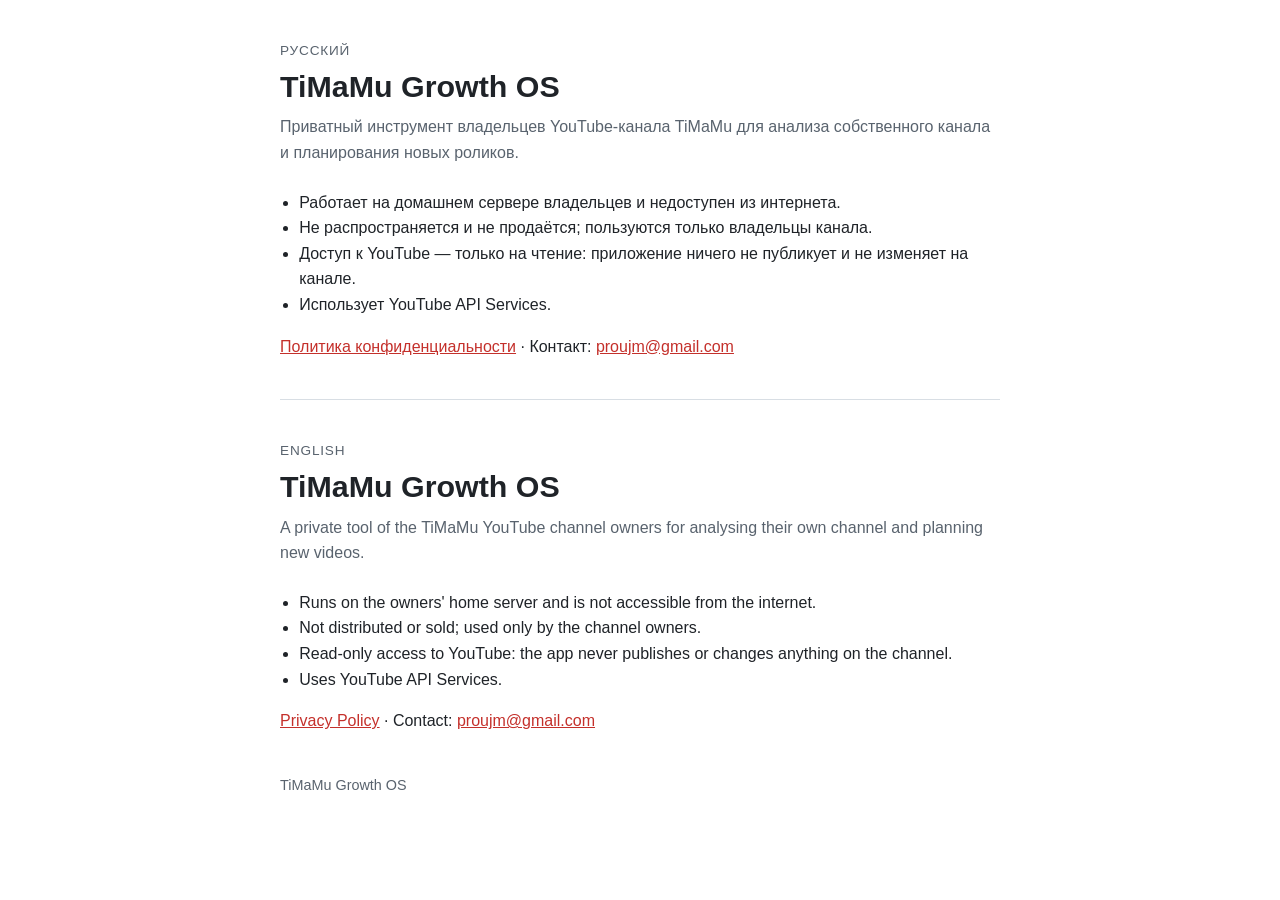
<file: index.html>
<!doctype html>
<html lang="ru">
<head>
  <meta charset="utf-8">
  <meta name="viewport" content="width=device-width, initial-scale=1">
  <title>TiMaMu Growth OS</title>
  <meta name="description" content="Приватный инструмент владельцев YouTube-канала TiMaMu. Private tool of the TiMaMu YouTube channel owners.">
  <link rel="stylesheet" href="style.css">
</head>
<body>
<main>
  <p class="lang">Русский</p>
  <h1>TiMaMu Growth OS</h1>
  <p class="subtitle">Приватный инструмент владельцев YouTube-канала TiMaMu для анализа собственного канала и планирования новых роликов.</p>
  <ul>
    <li>Работает на домашнем сервере владельцев и недоступен из интернета.</li>
    <li>Не распространяется и не продаётся; пользуются только владельцы канала.</li>
    <li>Доступ к YouTube — только на чтение: приложение ничего не публикует и не изменяет на канале.</li>
    <li>Использует YouTube API Services.</li>
  </ul>
  <p><a href="privacy.html">Политика конфиденциальности</a> · Контакт: <a href="mailto:proujm@gmail.com">proujm@gmail.com</a></p>

  <hr>

  <p class="lang">English</p>
  <h1>TiMaMu Growth OS</h1>
  <p class="subtitle">A private tool of the TiMaMu YouTube channel owners for analysing their own channel and planning new videos.</p>
  <ul>
    <li>Runs on the owners' home server and is not accessible from the internet.</li>
    <li>Not distributed or sold; used only by the channel owners.</li>
    <li>Read-only access to YouTube: the app never publishes or changes anything on the channel.</li>
    <li>Uses YouTube API Services.</li>
  </ul>
  <p><a href="privacy.html">Privacy Policy</a> · Contact: <a href="mailto:proujm@gmail.com">proujm@gmail.com</a></p>

  <footer>TiMaMu Growth OS</footer>
</main>
</body>
</html>
</file>
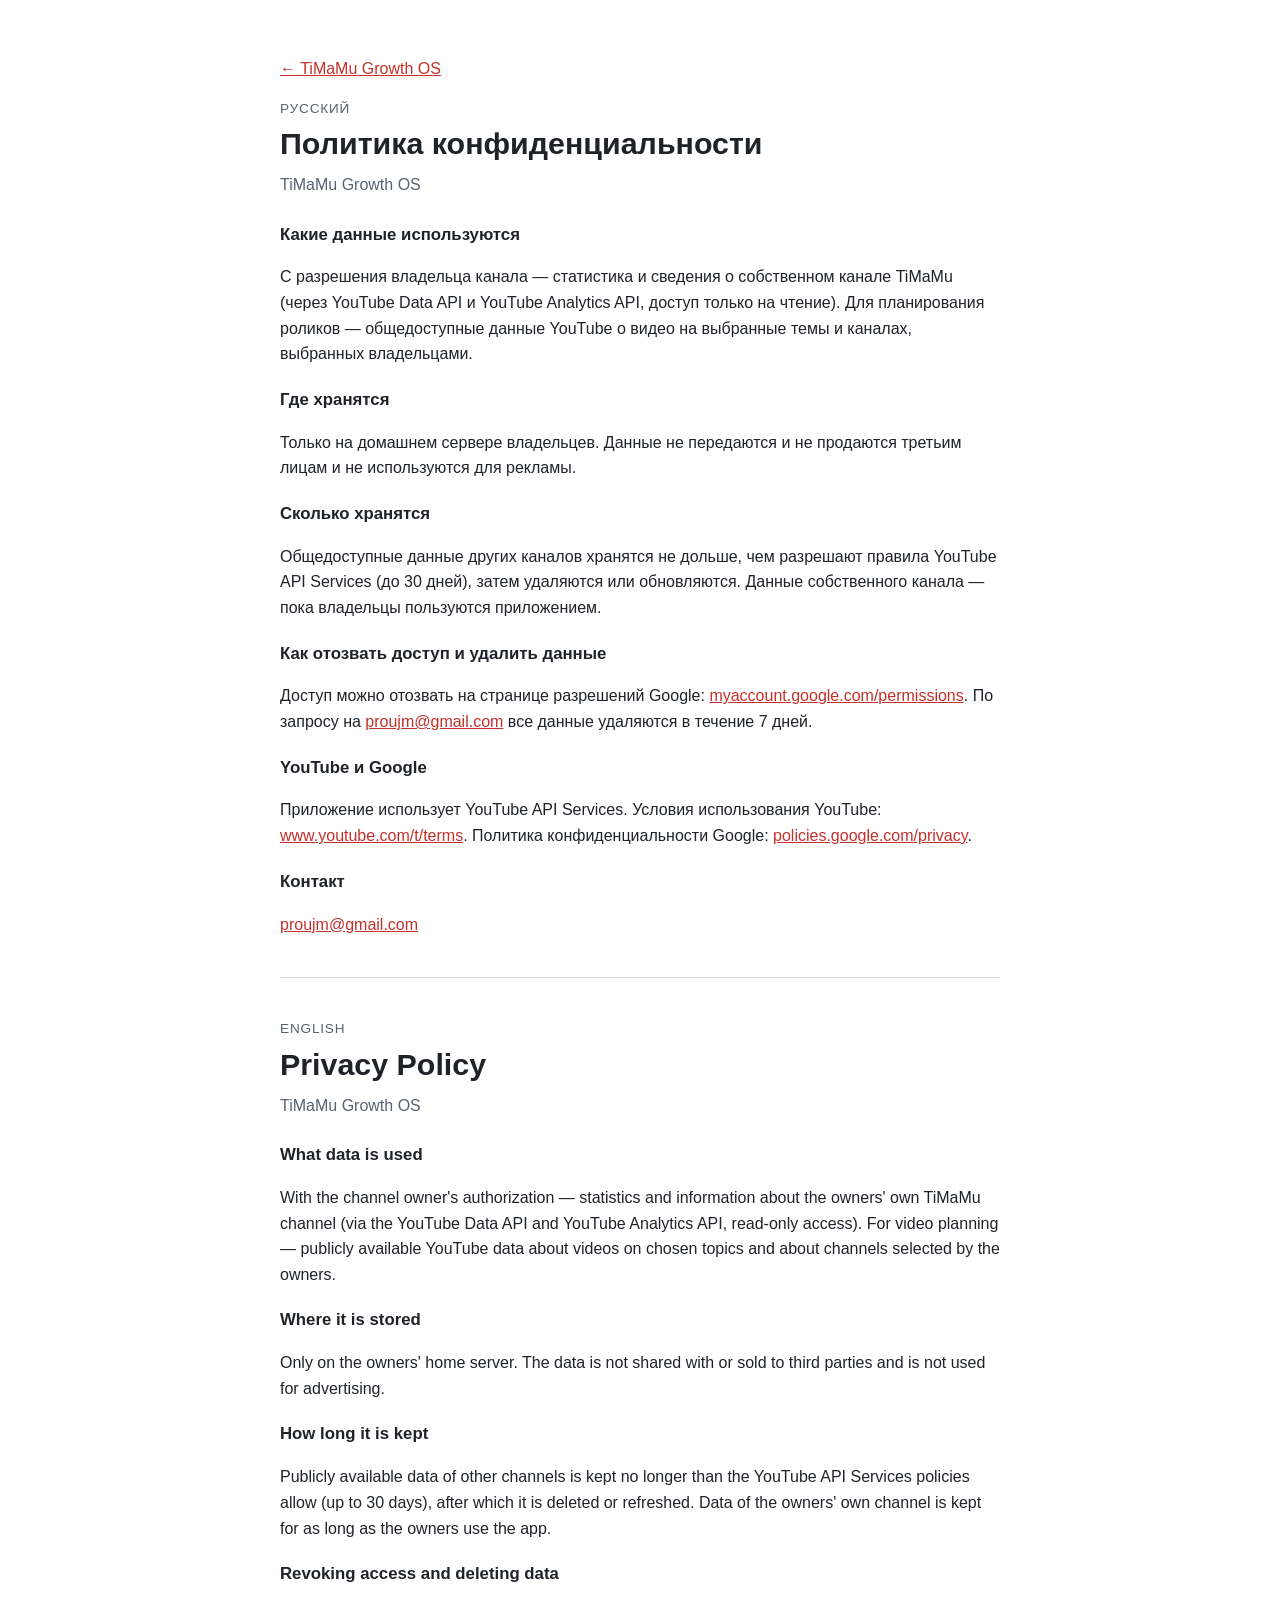
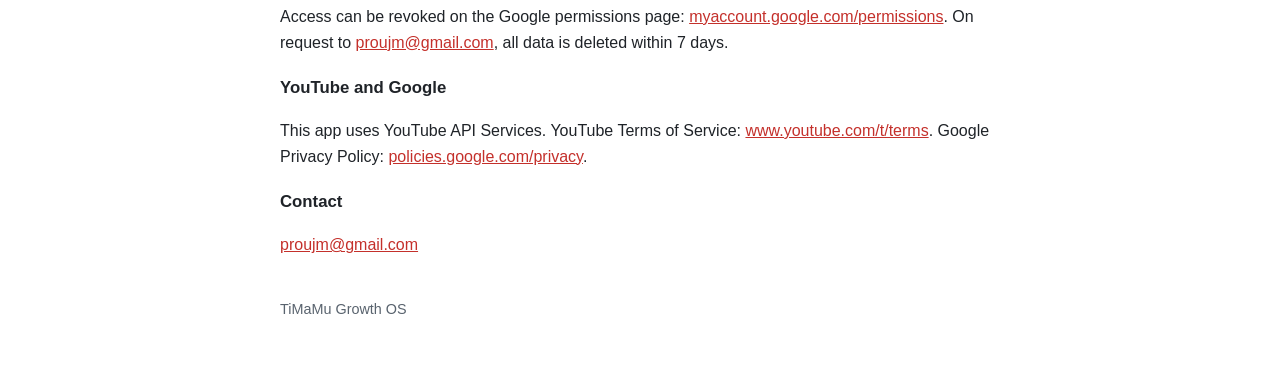
<file: privacy.html>
<!doctype html>
<html lang="ru">
<head>
  <meta charset="utf-8">
  <meta name="viewport" content="width=device-width, initial-scale=1">
  <title>Политика конфиденциальности — TiMaMu Growth OS</title>
  <meta name="description" content="Политика конфиденциальности TiMaMu Growth OS. Privacy Policy of TiMaMu Growth OS.">
  <link rel="stylesheet" href="style.css">
</head>
<body>
<main>
  <p><a href="index.html">← TiMaMu Growth OS</a></p>

  <p class="lang">Русский</p>
  <h1>Политика конфиденциальности</h1>
  <p class="subtitle">TiMaMu Growth OS</p>

  <h3>Какие данные используются</h3>
  <p>С разрешения владельца канала — статистика и сведения о собственном канале TiMaMu (через YouTube Data API и YouTube Analytics API, доступ только на чтение). Для планирования роликов — общедоступные данные YouTube о видео на выбранные темы и каналах, выбранных владельцами.</p>

  <h3>Где хранятся</h3>
  <p>Только на домашнем сервере владельцев. Данные не передаются и не продаются третьим лицам и не используются для рекламы.</p>

  <h3>Сколько хранятся</h3>
  <p>Общедоступные данные других каналов хранятся не дольше, чем разрешают правила YouTube API Services (до 30 дней), затем удаляются или обновляются. Данные собственного канала — пока владельцы пользуются приложением.</p>

  <h3>Как отозвать доступ и удалить данные</h3>
  <p>Доступ можно отозвать на странице разрешений Google: <a href="https://myaccount.google.com/permissions">myaccount.google.com/permissions</a>. По запросу на <a href="mailto:proujm@gmail.com">proujm@gmail.com</a> все данные удаляются в течение 7 дней.</p>

  <h3>YouTube и Google</h3>
  <p>Приложение использует YouTube API Services. Условия использования YouTube: <a href="https://www.youtube.com/t/terms">www.youtube.com/t/terms</a>. Политика конфиденциальности Google: <a href="https://policies.google.com/privacy">policies.google.com/privacy</a>.</p>

  <h3>Контакт</h3>
  <p><a href="mailto:proujm@gmail.com">proujm@gmail.com</a></p>

  <hr>

  <p class="lang">English</p>
  <h1>Privacy Policy</h1>
  <p class="subtitle">TiMaMu Growth OS</p>

  <h3>What data is used</h3>
  <p>With the channel owner's authorization — statistics and information about the owners' own TiMaMu channel (via the YouTube Data API and YouTube Analytics API, read-only access). For video planning — publicly available YouTube data about videos on chosen topics and about channels selected by the owners.</p>

  <h3>Where it is stored</h3>
  <p>Only on the owners' home server. The data is not shared with or sold to third parties and is not used for advertising.</p>

  <h3>How long it is kept</h3>
  <p>Publicly available data of other channels is kept no longer than the YouTube API Services policies allow (up to 30 days), after which it is deleted or refreshed. Data of the owners' own channel is kept for as long as the owners use the app.</p>

  <h3>Revoking access and deleting data</h3>
  <p>Access can be revoked on the Google permissions page: <a href="https://myaccount.google.com/permissions">myaccount.google.com/permissions</a>. On request to <a href="mailto:proujm@gmail.com">proujm@gmail.com</a>, all data is deleted within 7 days.</p>

  <h3>YouTube and Google</h3>
  <p>This app uses YouTube API Services. YouTube Terms of Service: <a href="https://www.youtube.com/t/terms">www.youtube.com/t/terms</a>. Google Privacy Policy: <a href="https://policies.google.com/privacy">policies.google.com/privacy</a>.</p>

  <h3>Contact</h3>
  <p><a href="mailto:proujm@gmail.com">proujm@gmail.com</a></p>

  <footer>TiMaMu Growth OS</footer>
</main>
</body>
</html>
</file>
<file: style.css>
:root {
  --bg: #ffffff;
  --text: #1f2328;
  --muted: #59636e;
  --accent: #c4302b;
  --line: #d8dee4;
}
@media (prefers-color-scheme: dark) {
  :root {
    --bg: #0d1117;
    --text: #e6edf3;
    --muted: #9198a1;
    --accent: #ff6b63;
    --line: #30363d;
  }
}
* { box-sizing: border-box; }
body {
  margin: 0;
  background: var(--bg);
  color: var(--text);
  font: 16px/1.6 -apple-system, BlinkMacSystemFont, "Segoe UI", Roboto, Helvetica, Arial, sans-serif;
}
main { max-width: 760px; margin: 0 auto; padding: 40px 20px 64px; }
h1 { font-size: 1.9rem; margin: 0 0 4px; }
h2 { font-size: 1.25rem; margin: 32px 0 8px; }
h3 { font-size: 1.05rem; margin: 20px 0 4px; }
.subtitle { color: var(--muted); margin: 0 0 24px; }
a { color: var(--accent); }
ul { padding-left: 1.2rem; }
hr { border: 0; border-top: 1px solid var(--line); margin: 40px 0; }
footer { color: var(--muted); font-size: 0.9rem; margin-top: 40px; }
.lang { color: var(--muted); font-size: 0.85rem; text-transform: uppercase; letter-spacing: 0.06em; margin: 0; }
</file>
